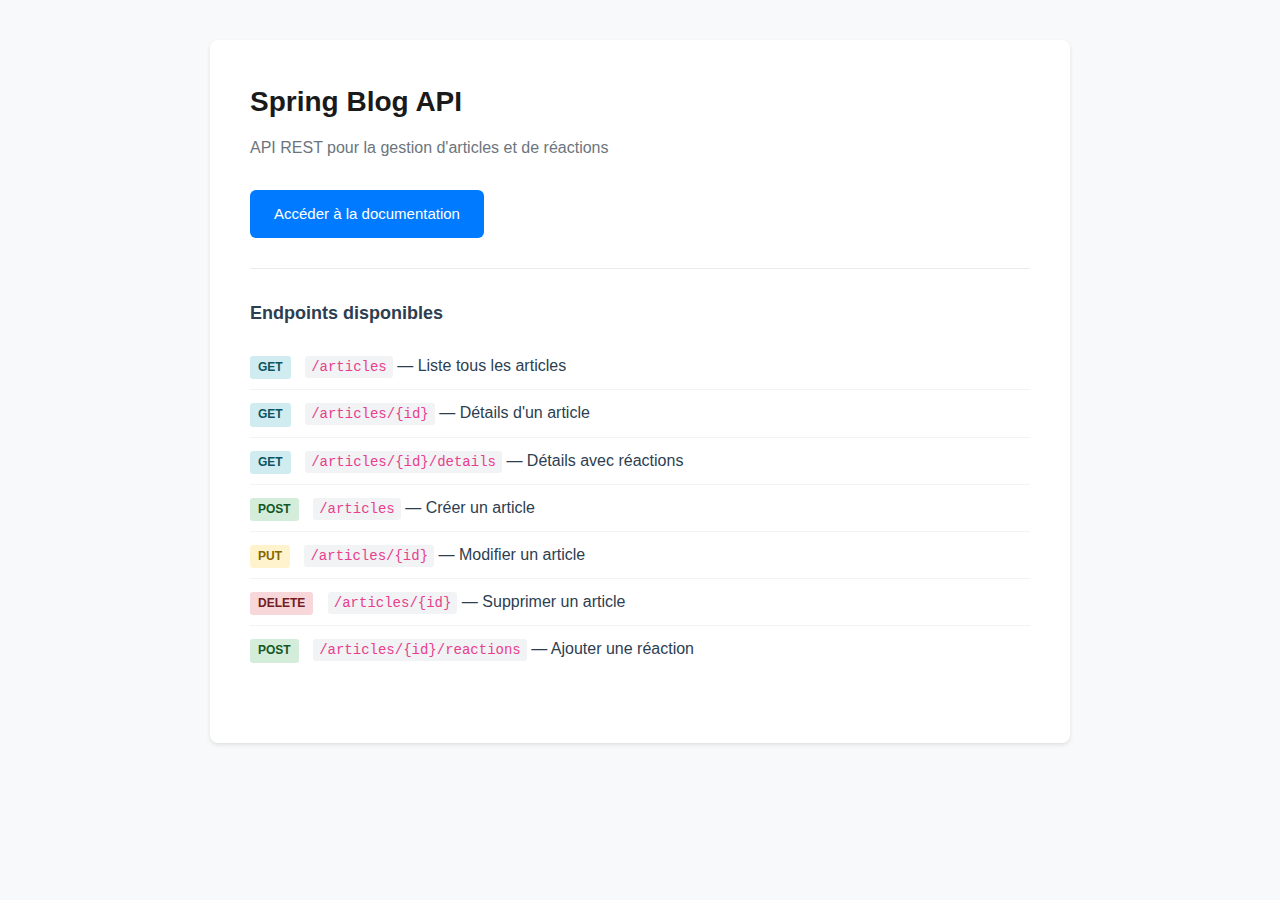
<file: src/main/resources/static/index.html>
<!DOCTYPE html>
<html lang="fr">
<head>
    <meta charset="UTF-8">
    <meta name="viewport" content="width=device-width, initial-scale=1.0">
    <title>Spring Blog API</title>
    <style>
        * { margin: 0; padding: 0; box-sizing: border-box; }
        body {
            font-family: -apple-system, BlinkMacSystemFont, 'Segoe UI', Roboto, sans-serif;
            max-width: 900px;
            margin: 0 auto;
            padding: 40px 20px;
            background: #f8f9fa;
            color: #2c3e50;
            line-height: 1.6;
        }
        .container {
            background: white;
            border-radius: 8px;
            padding: 40px;
            box-shadow: 0 2px 4px rgba(0,0,0,0.1);
        }
        h1 {
            font-size: 28px;
            font-weight: 600;
            margin-bottom: 10px;
            color: #1a1a1a;
        }
        .subtitle {
            color: #6c757d;
            font-size: 16px;
            margin-bottom: 30px;
        }
        .divider {
            border: 0;
            border-top: 1px solid #e9ecef;
            margin: 30px 0;
        }
        .section {
            margin-bottom: 30px;
        }
        .section h2 {
            font-size: 18px;
            font-weight: 600;
            margin-bottom: 15px;
            color: #2c3e50;
        }
        .btn {
            display: inline-block;
            padding: 12px 24px;
            background: #007bff;
            color: white;
            text-decoration: none;
            border-radius: 6px;
            font-size: 15px;
            font-weight: 500;
            transition: background 0.2s;
            border: none;
            cursor: pointer;
        }
        .btn:hover {
            background: #0056b3;
        }
        .code {
            font-family: 'Monaco', 'Courier New', monospace;
            background: #f1f3f5;
            padding: 3px 6px;
            border-radius: 3px;
            font-size: 14px;
            color: #e83e8c;
        }
        .endpoint-list {
            list-style: none;
            padding: 0;
        }
        .endpoint-list li {
            padding: 10px 0;
            border-bottom: 1px solid #f1f3f5;
        }
        .endpoint-list li:last-child {
            border-bottom: none;
        }
        .method {
            display: inline-block;
            padding: 2px 8px;
            border-radius: 3px;
            font-size: 12px;
            font-weight: 600;
            margin-right: 10px;
        }
        .method.get { background: #d1ecf1; color: #0c5460; }
        .method.post { background: #d4edda; color: #155724; }
        .method.put { background: #fff3cd; color: #856404; }
        .method.delete { background: #f8d7da; color: #721c24; }
    </style>
</head>
<body>
    <div class="container">
        <h1>Spring Blog API</h1>
        <p class="subtitle">API REST pour la gestion d'articles et de réactions</p>

        <div class="section">
            <a href="api-tester.html" class="btn">Accéder à la documentation</a>
        </div>

        <hr class="divider">

        <div class="section">
            <h2>Endpoints disponibles</h2>
            <ul class="endpoint-list">
                <li>
                    <span class="method get">GET</span>
                    <span class="code">/articles</span> — Liste tous les articles
                </li>
                <li>
                    <span class="method get">GET</span>
                    <span class="code">/articles/{id}</span> — Détails d'un article
                </li>
                <li>
                    <span class="method get">GET</span>
                    <span class="code">/articles/{id}/details</span> — Détails avec réactions
                </li>
                <li>
                    <span class="method post">POST</span>
                    <span class="code">/articles</span> — Créer un article
                </li>
                <li>
                    <span class="method put">PUT</span>
                    <span class="code">/articles/{id}</span> — Modifier un article
                </li>
                <li>
                    <span class="method delete">DELETE</span>
                    <span class="code">/articles/{id}</span> — Supprimer un article
                </li>
                <li>
                    <span class="method post">POST</span>
                    <span class="code">/articles/{id}/reactions</span> — Ajouter une réaction
                </li>
            </ul>
        </div>
    </div>
</body>
</html>
</file>
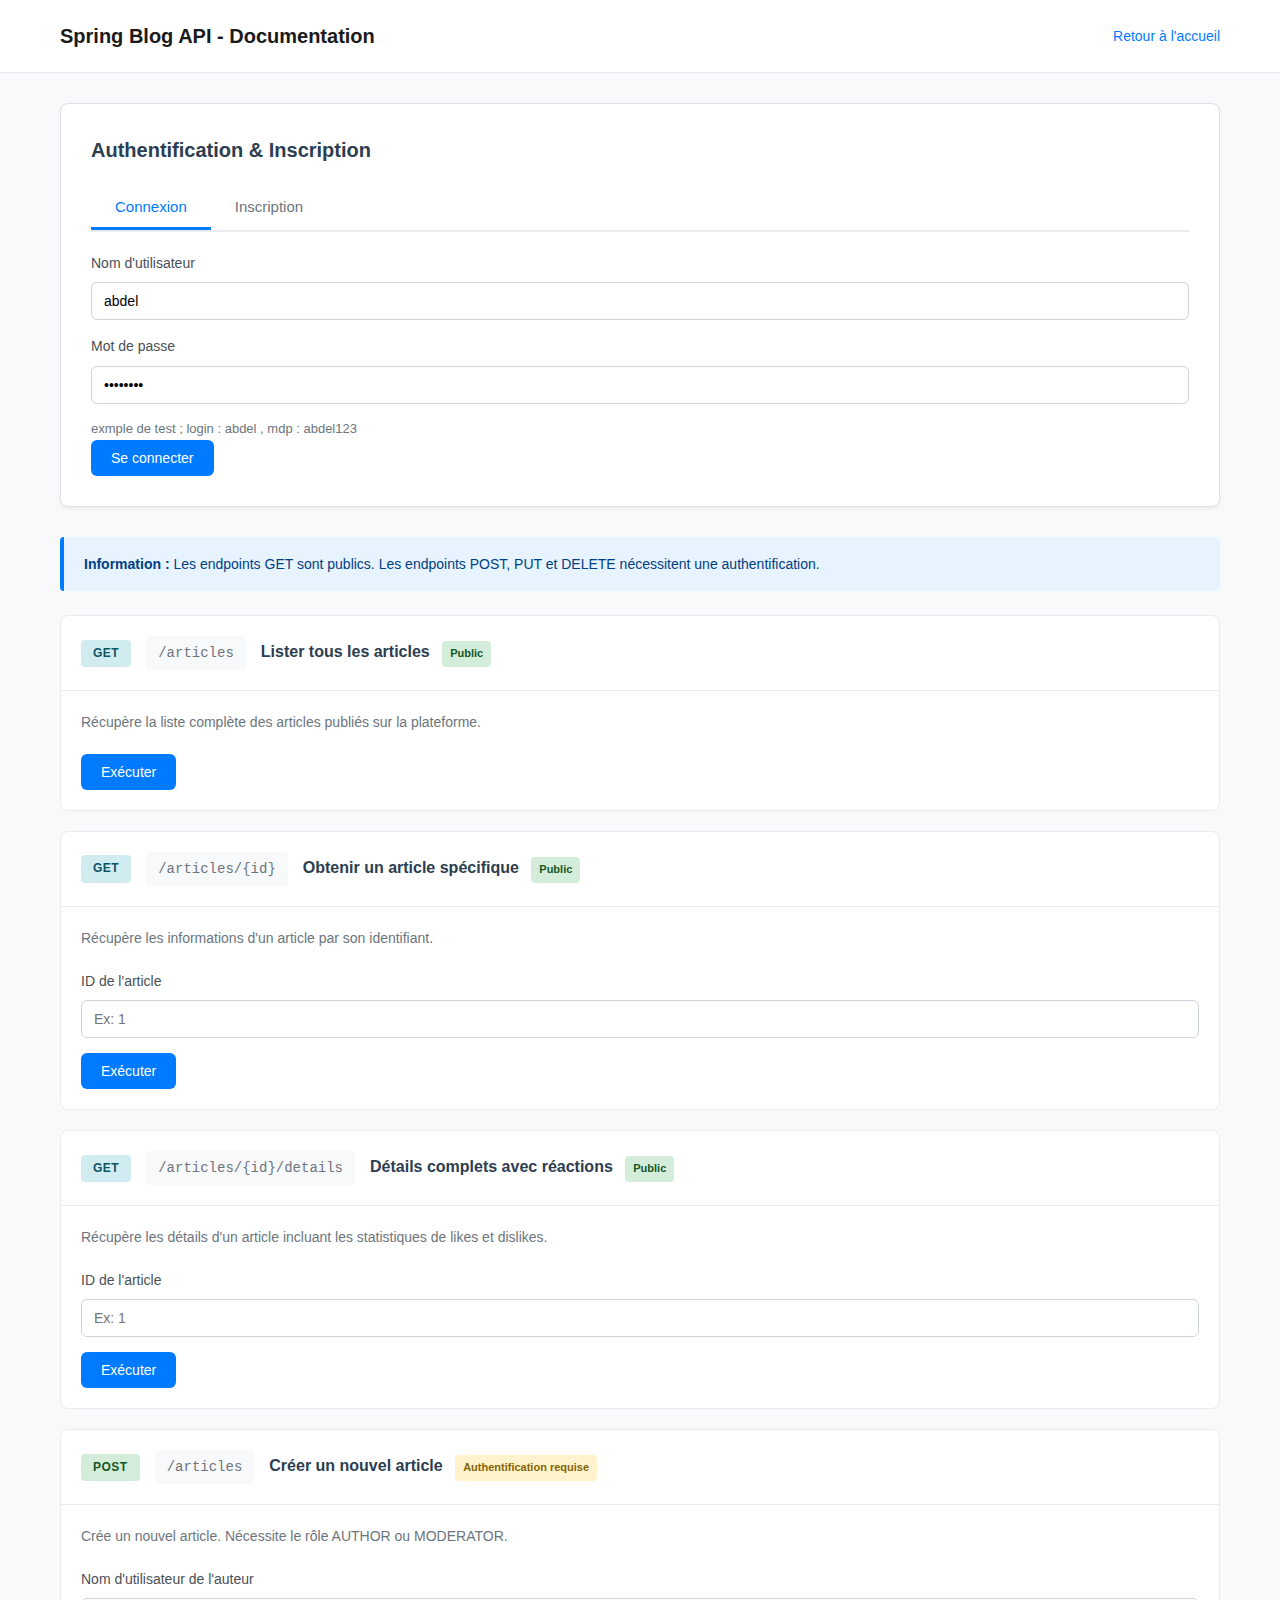
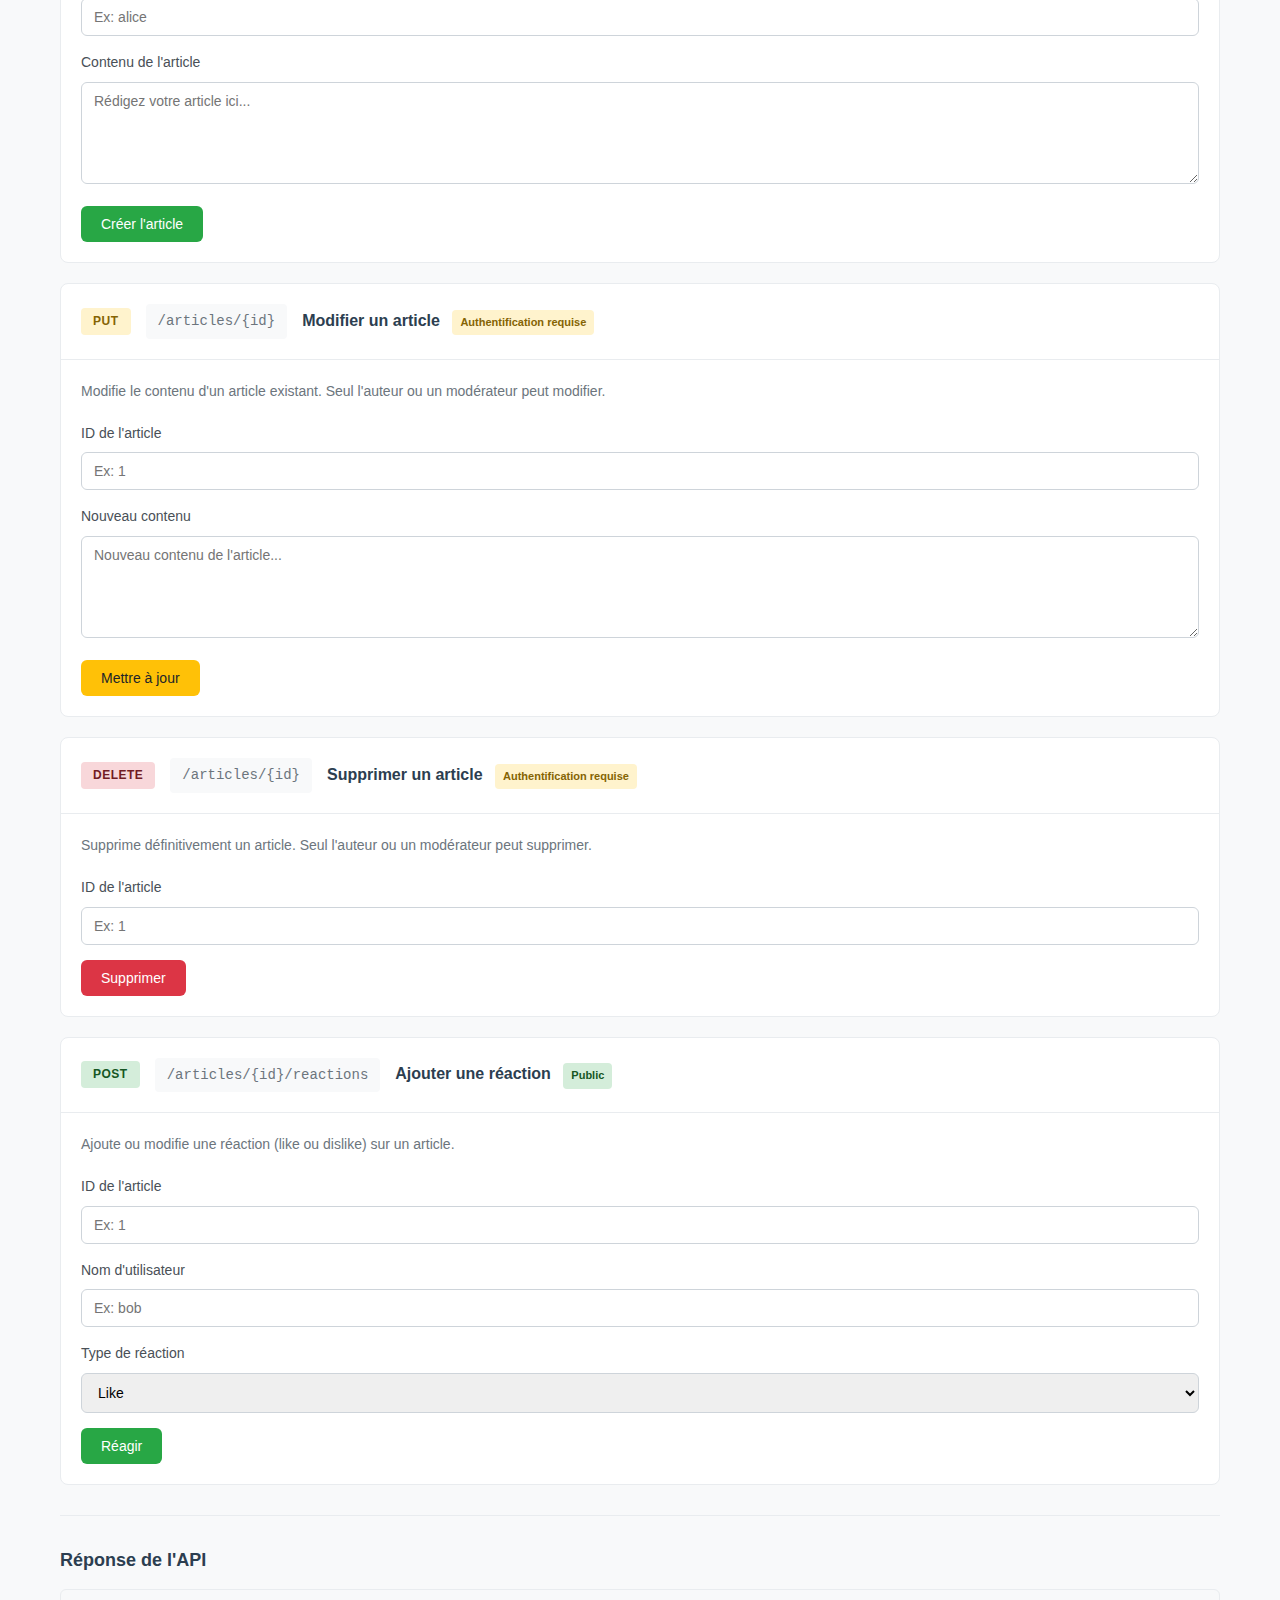
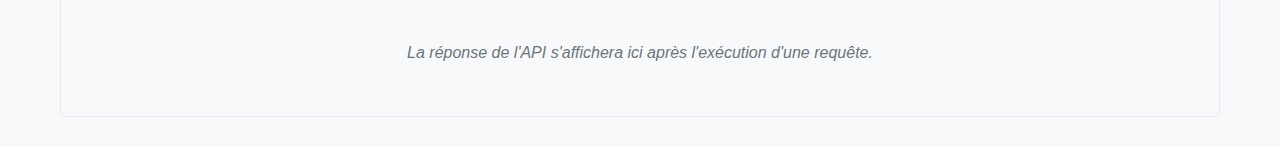
<file: src/main/resources/static/api-tester.html>
<!DOCTYPE html>
<html lang="fr">
<head>
    <meta charset="UTF-8">
    <meta name="viewport" content="width=device-width, initial-scale=1.0">
    <title>Spring Blog API - Documentation</title>
    <link rel="stylesheet" href="api-tester.css">
    <style>
        .auth-tabs {
            display: flex;
            gap: 0;
            margin-bottom: 20px;
            border-bottom: 2px solid #e9ecef;
        }
        .auth-tab {
            padding: 12px 24px;
            background: transparent;
            border: none;
            border-bottom: 3px solid transparent;
            cursor: pointer;
            font-size: 15px;
            font-weight: 500;
            color: #6c757d;
            transition: all 0.2s;
        }
        .auth-tab:hover {
            color: #007bff;
            background: #f8f9fa;
        }
        .auth-tab.active {
            color: #007bff;
            border-bottom-color: #007bff;
        }
        .auth-form {
            display: none;
        }
        .auth-form.active {
            display: block;
        }
        .auth-section {
            background: white;
            border: 1px solid #dee2e6;
            border-radius: 8px;
            padding: 30px;
            margin-bottom: 30px;
            box-shadow: 0 2px 4px rgba(0,0,0,0.05);
        }
        .auth-section h2 {
            margin-bottom: 20px;
            color: #2c3e50;
            font-size: 20px;
            font-weight: 600;
        }
        .auth-message {
            margin-top: 15px;
            padding: 12px 16px;
            border-radius: 6px;
            font-size: 14px;
            display: none;
        }
        .auth-message.success {
            background: #d4edda;
            color: #155724;
            border: 1px solid #c3e6cb;
        }
        .auth-message.error {
            background: #f8d7da;
            color: #721c24;
            border: 1px solid #f5c6cb;
        }
        .auth-success {
            background: #d4edda;
            padding: 16px;
            border-radius: 6px;
            margin-bottom: 16px;
            color: #155724;
            font-size: 15px;
            border: 1px solid #c3e6cb;
        }
        .token-display {
            background: #f8f9fa;
            padding: 16px;
            border-radius: 6px;
            margin-bottom: 16px;
            border: 1px solid #dee2e6;
        }
        .token-display strong {
            display: block;
            margin-bottom: 8px;
            color: #495057;
        }
        .token-text {
            font-family: 'Monaco', 'Courier New', monospace;
            font-size: 11px;
            word-break: break-all;
            color: #495057;
            background: white;
            padding: 12px;
            border-radius: 4px;
            max-height: 100px;
            overflow-y: auto;
            border: 1px solid #e9ecef;
        }
        .info-banner {
            background: #e7f3ff;
            border-left: 4px solid #007bff;
            padding: 16px 20px;
            margin-bottom: 24px;
            border-radius: 4px;
            font-size: 14px;
            color: #004085;
        }
        .endpoint-badge {
            display: inline-block;
            padding: 4px 8px;
            border-radius: 4px;
            font-size: 11px;
            font-weight: 600;
            margin-left: 8px;
        }
        .endpoint-badge.public {
            background: #d4edda;
            color: #155724;
        }
        .endpoint-badge.protected {
            background: #fff3cd;
            color: #856404;
        }
        .help-text {
            font-size: 13px;
            color: #6c757d;
            margin-top: 6px;
        }
    </style>
</head>
<body>
    <div class="header">
        <div class="header-content">
            <h1>Spring Blog API - Documentation</h1>
            <a href="index.html" class="back-link">Retour à l'accueil</a>
        </div>
    </div>

    <div class="container">
        <div class="auth-section">
            <h2>Authentification & Inscription</h2>

            <div class="auth-tabs">
                <button class="auth-tab active" onclick="switchAuthTab('login')">Connexion</button>
                <button class="auth-tab" onclick="switchAuthTab('register')">Inscription</button>
            </div>
            <div id="loginForm" class="auth-form active">
                <div class="form-group">
                    <label>Nom d'utilisateur</label>
                    <input type="text" id="loginUsername" placeholder="Votre nom d'utilisateur" value="abdel">
                </div>
                <div class="form-group">
                    <label>Mot de passe</label>
                    <input type="password" id="loginPassword" placeholder="Votre mot de passe" value="abdel123">
                </div>
                <div class="help-text">exmple de test ; login : abdel , mdp : abdel123</div>
                <button onclick="performLogin()" class="btn btn-primary">Se connecter</button>
                <div id="loginMessage" class="auth-message"></div>
            </div>

            <div id="registerForm" class="auth-form">
                <div class="form-group">
                    <label>Nom d'utilisateur</label>
                    <input type="text" id="registerUsername" placeholder="Choisissez un nom d'utilisateur">
                    <div class="help-text">Minimum 3 caractères, lettres et chiffres uniquement</div>
                </div>
                <div class="form-group">
                    <label>Mot de passe</label>
                    <input type="password" id="registerPassword" placeholder="Choisissez un mot de passe sécurisé">
                </div>
                <div class="form-group">
                    <label>Rôle</label>
                    <select id="registerRole">
                        <option value="READER">Lecteur (lecture seule)</option>
                        <option value="AUTHOR">Auteur (création d'articles)</option>
                        <option value="MODERATOR">MODERATEUR (tous les droits)</option>
                    </select>
                </div>
                <button onclick="performRegister()" class="btn btn-success">Créer un compte</button>
                <div id="registerMessage" class="auth-message"></div>
            </div>

            <div id="authInfo" style="display:none;">
                <div class="auth-success">
                    Connecté en tant que : <strong id="currentUser"></strong>
                </div>
                <div class="token-display">
                    <strong>Token JWT (inclus automatiquement dans les requêtes)</strong>
                    <div id="tokenDisplay" class="token-text"></div>
                </div>
                <button onclick="performLogout()" class="btn btn-danger">Se déconnecter</button>
            </div>
        </div>

        <div class="info-banner">
            <strong>Information :</strong> Les endpoints GET sont publics. Les endpoints POST, PUT et DELETE nécessitent une authentification.
        </div>

        <div class="endpoint">
            <div class="endpoint-header">
                <span class="method get">GET</span>
                <span class="path">/articles</span>
                <h3>Lister tous les articles
                    <span class="endpoint-badge public">Public</span>
                </h3>
            </div>
            <div class="endpoint-body">
                <p class="description">Récupère la liste complète des articles publiés sur la plateforme.</p>
                <button onclick="listArticles()" class="btn btn-primary">Exécuter</button>
            </div>
        </div>

        <div class="endpoint">
            <div class="endpoint-header">
                <span class="method get">GET</span>
                <span class="path">/articles/{id}</span>
                <h3>Obtenir un article spécifique
                    <span class="endpoint-badge public">Public</span>
                </h3>
            </div>
            <div class="endpoint-body">
                <p class="description">Récupère les informations d'un article par son identifiant.</p>
                <div class="form-group">
                    <label>ID de l'article</label>
                    <input type="number" id="getArticleId" placeholder="Ex: 1">
                </div>
                <button onclick="getArticle()" class="btn btn-primary">Exécuter</button>
            </div>
        </div>

        <div class="endpoint">
            <div class="endpoint-header">
                <span class="method get">GET</span>
                <span class="path">/articles/{id}/details</span>
                <h3>Détails complets avec réactions
                    <span class="endpoint-badge public">Public</span>
                </h3>
            </div>
            <div class="endpoint-body">
                <p class="description">Récupère les détails d'un article incluant les statistiques de likes et dislikes.</p>
                <div class="form-group">
                    <label>ID de l'article</label>
                    <input type="number" id="getDetailsId" placeholder="Ex: 1">
                </div>
                <button onclick="getArticleDetails()" class="btn btn-primary">Exécuter</button>
            </div>
        </div>

        <div class="endpoint">
            <div class="endpoint-header">
                <span class="method post">POST</span>
                <span class="path">/articles</span>
                <h3>Créer un nouvel article
                    <span class="endpoint-badge protected">Authentification requise</span>
                </h3>
            </div>
            <div class="endpoint-body">
                <p class="description">Crée un nouvel article. Nécessite le rôle AUTHOR ou MODERATOR.</p>
                <div class="form-group">
                    <label>Nom d'utilisateur de l'auteur</label>
                    <input type="text" id="createAuthor" placeholder="Ex: alice">
                </div>
                <div class="form-group">
                    <label>Contenu de l'article</label>
                    <textarea id="createContent" placeholder="Rédigez votre article ici..." rows="5"></textarea>
                </div>
                <button onclick="createArticle()" class="btn btn-success">Créer l'article</button>
            </div>
        </div>
        <div class="endpoint">
            <div class="endpoint-header">
                <span class="method put">PUT</span>
                <span class="path">/articles/{id}</span>
                <h3>Modifier un article
                    <span class="endpoint-badge protected">Authentification requise</span>
                </h3>
            </div>
            <div class="endpoint-body">
                <p class="description">Modifie le contenu d'un article existant. Seul l'auteur ou un modérateur peut modifier.</p>
                <div class="form-group">
                    <label>ID de l'article</label>
                    <input type="number" id="updateArticleId" placeholder="Ex: 1">
                </div>
                <div class="form-group">
                    <label>Nouveau contenu</label>
                    <textarea id="updateContent" placeholder="Nouveau contenu de l'article..." rows="5"></textarea>
                </div>
                <button onclick="updateArticle()" class="btn btn-warning">Mettre à jour</button>
            </div>
        </div>

        <div class="endpoint">
            <div class="endpoint-header">
                <span class="method delete">DELETE</span>
                <span class="path">/articles/{id}</span>
                <h3>Supprimer un article
                    <span class="endpoint-badge protected">Authentification requise</span>
                </h3>
            </div>
            <div class="endpoint-body">
                <p class="description">Supprime définitivement un article. Seul l'auteur ou un modérateur peut supprimer.</p>
                <div class="form-group">
                    <label>ID de l'article</label>
                    <input type="number" id="deleteArticleId" placeholder="Ex: 1">
                </div>
                <button onclick="deleteArticle()" class="btn btn-danger">Supprimer</button>
            </div>
        </div>

        <div class="endpoint">
            <div class="endpoint-header">
                <span class="method post">POST</span>
                <span class="path">/articles/{id}/reactions</span>
                <h3>Ajouter une réaction
                    <span class="endpoint-badge public">Public</span>
                </h3>
            </div>
            <div class="endpoint-body">
                <p class="description">Ajoute ou modifie une réaction (like ou dislike) sur un article.</p>
                <div class="form-group">
                    <label>ID de l'article</label>
                    <input type="number" id="reactionArticleId" placeholder="Ex: 1">
                </div>
                <div class="form-group">
                    <label>Nom d'utilisateur</label>
                    <input type="text" id="reactionUsername" placeholder="Ex: bob">
                </div>
                <div class="form-group">
                    <label>Type de réaction</label>
                    <select id="reactionType">
                        <option value="LIKE">Like</option>
                        <option value="DISLIKE">Dislike</option>
                    </select>
                </div>
                <button onclick="addReaction()" class="btn btn-success">Réagir</button>
            </div>
        </div>

        <div class="response-section">
            <h2>Réponse de l'API</h2>
            <div id="response" class="response-box">
                <p class="placeholder">La réponse de l'API s'affichera ici après l'exécution d'une requête.</p>
            </div>
        </div>
    </div>
    <script src="api-tester.js"></script>
</body>
</html>
</file>
<file: src/main/resources/static/api-tester.css>
* { margin: 0; padding: 0; box-sizing: border-box; }

body {
    font-family: -apple-system, BlinkMacSystemFont, 'Segoe UI', Roboto, sans-serif;
    background: #f8f9fa;
    color: #2c3e50;
    line-height: 1.6;
}

.header {
    background: white;
    border-bottom: 1px solid #e9ecef;
    padding: 20px 0;
    position: sticky;
    top: 0;
    z-index: 100;
}

.header-content {
    max-width: 1200px;
    margin: 0 auto;
    padding: 0 20px;
    display: flex;
    justify-content: space-between;
    align-items: center;
}

.header h1 {
    font-size: 20px;
    font-weight: 600;
    color: #1a1a1a;
}

.back-link {
    color: #007bff;
    text-decoration: none;
    font-size: 14px;
}

.back-link:hover {
    text-decoration: underline;
}

.container {
    max-width: 1200px;
    margin: 0 auto;
    padding: 30px 20px;
}

.endpoint {
    background: white;
    border: 1px solid #e9ecef;
    border-radius: 8px;
    margin-bottom: 20px;
    overflow: hidden;
}

.endpoint-header {
    padding: 20px;
    border-bottom: 1px solid #e9ecef;
    display: flex;
    align-items: center;
    gap: 15px;
}

.endpoint-header h3 {
    font-size: 16px;
    font-weight: 600;
    color: #2c3e50;
    flex: 1;
}

.method {
    display: inline-block;
    padding: 4px 12px;
    border-radius: 4px;
    font-size: 12px;
    font-weight: 700;
    letter-spacing: 0.5px;
}

.method.get { background: #d1ecf1; color: #0c5460; }
.method.post { background: #d4edda; color: #155724; }
.method.put { background: #fff3cd; color: #856404; }
.method.delete { background: #f8d7da; color: #721c24; }

.path {
    font-family: 'Monaco', 'Courier New', monospace;
    font-size: 14px;
    color: #6c757d;
    background: #f8f9fa;
    padding: 6px 12px;
    border-radius: 4px;
}

.endpoint-body {
    padding: 20px;
}

.description {
    color: #6c757d;
    margin-bottom: 20px;
    font-size: 14px;
}

.form-group {
    margin-bottom: 15px;
}

.form-group label {
    display: block;
    font-size: 14px;
    font-weight: 500;
    margin-bottom: 8px;
    color: #495057;
}

.form-group input,
.form-group textarea,
.form-group select {
    width: 100%;
    padding: 10px 12px;
    border: 1px solid #ced4da;
    border-radius: 6px;
    font-size: 14px;
    font-family: inherit;
    transition: border-color 0.15s;
}

.form-group input:focus,
.form-group textarea:focus,
.form-group select:focus {
    outline: none;
    border-color: #007bff;
}

.form-group textarea {
    resize: vertical;
    font-family: inherit;
    min-height: 100px;
}

.btn {
    padding: 10px 20px;
    border: none;
    border-radius: 6px;
    font-size: 14px;
    font-weight: 500;
    cursor: pointer;
    transition: all 0.2s;
}

.btn-primary {
    background: #007bff;
    color: white;
}

.btn-primary:hover {
    background: #0056b3;
}

.btn-success {
    background: #28a745;
    color: white;
}

.btn-success:hover {
    background: #218838;
}

.btn-warning {
    background: #ffc107;
    color: #212529;
}

.btn-warning:hover {
    background: #e0a800;
}

.btn-danger {
    background: #dc3545;
    color: white;
}

.btn-danger:hover {
    background: #c82333;
}

.response-section {
    margin-top: 30px;
    padding-top: 30px;
    border-top: 1px solid #e9ecef;
}

.response-section h2 {
    font-size: 18px;
    font-weight: 600;
    margin-bottom: 15px;
    color: #2c3e50;
}

.response-box {
    background: #f8f9fa;
    border: 1px solid #e9ecef;
    border-radius: 6px;
    padding: 20px;
    min-height: 100px;
    max-height: 500px;
    overflow-y: auto;
}

.response-box pre {
    font-family: 'Monaco', 'Courier New', monospace;
    font-size: 13px;
    color: #2c3e50;
    white-space: pre-wrap;
    word-wrap: break-word;
    margin: 0;
}

.response-box.success {
    background: #d4edda;
    border-color: #c3e6cb;
}

.response-box.error {
    background: #f8d7da;
    border-color: #f5c6cb;
}

.status-badge {
    display: inline-block;
    padding: 4px 10px;
    border-radius: 4px;
    font-size: 12px;
    font-weight: 600;
    margin-bottom: 10px;
}

.status-badge.success {
    background: #28a745;
    color: white;
}

.status-badge.error {
    background: #dc3545;
    color: white;
}

.placeholder {
    color: #6c757d;
    font-style: italic;
    text-align: center;
    padding: 30px;
}

.info-box {
    background: #e7f3ff;
    border-left: 3px solid #007bff;
    padding: 15px 20px;
    border-radius: 4px;
    margin-bottom: 20px;
    font-size: 14px;
    color: #004085;
}
</file>
